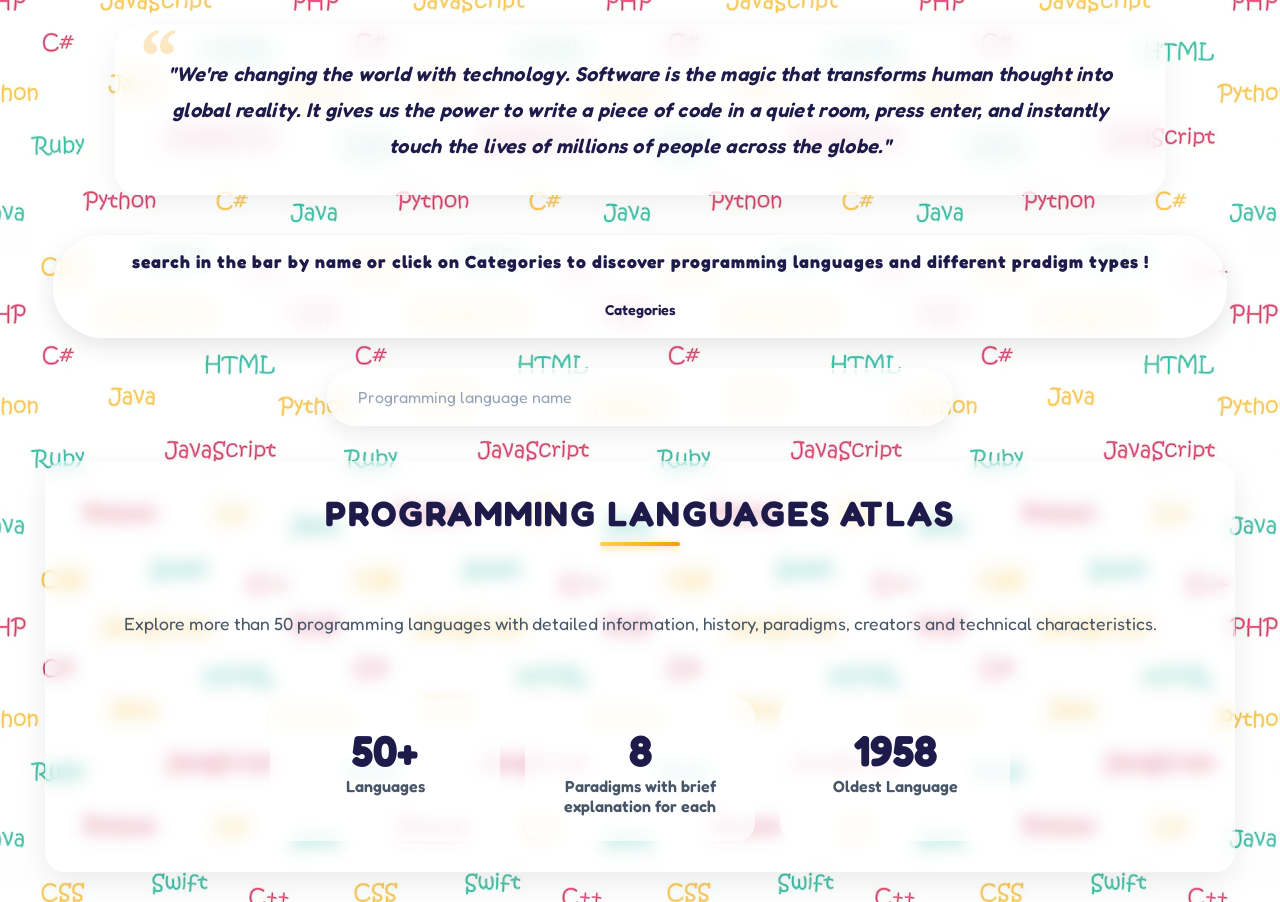
<file: index.html>
<!DOCTYPE html>
<html lang="en">
<head>
    <meta charset="UTF-8">
    <meta name="viewport" content="width=device-width, initial-scale=1.0">
    <title>Programming languages Atlas</title>
    <link rel="stylesheet" href="cat2.css">
        <link rel="preconnect" href="https://fonts.googleapis.com">
    <link rel="preconnect" href="https://fonts.gstatic.com" crossorigin>
    <link href="https://fonts.googleapis.com/css2?family=Fredoka:wght@400;600;700&display=swap" rel="stylesheet">
</head>
<body>
    <div class="container" id="container">
        <h1 class="quote">"We're changing the world with technology. Software is the magic that transforms human thought into global reality. It gives us the power to write a piece of code in a quiet room, press enter, and instantly touch the lives of millions of people across the globe."</h1>
    </div>
    <div class="navbar" id="navbar">
        <h3>search in the bar by name or click on Categories to discover programming languages and different pradigm types !</h3>
        <a href="categories.html" class="nav-btn">Categories</a>
    </div>
    <div class="search_div">
        <input id="search" type="text" placeholder="Programming language name">
    </div>
    <div id="search_result" class="cards_container">
        <h1>Programming Languages Atlas</h1>
        <p class="hero-text">
            Explore more than 50 programming languages with detailed information,
            history, paradigms, creators and technical characteristics.
        </p>
        <div class="stats">
            <div class="stat-card">
                <h2>50+</h2>
                <span>Languages</span>
            </div>

            <div class="stat-card">
                <h2>8</h2>
                <span>Paradigms with brief explanation for each</span>
            </div>
            <div class="stat-card">
                <h2>1958</h2>
                <span>Oldest Language</span>
            </div>
        </div>
    </div>
    <script src="index.js"></script>
</body>
</html>
</file>
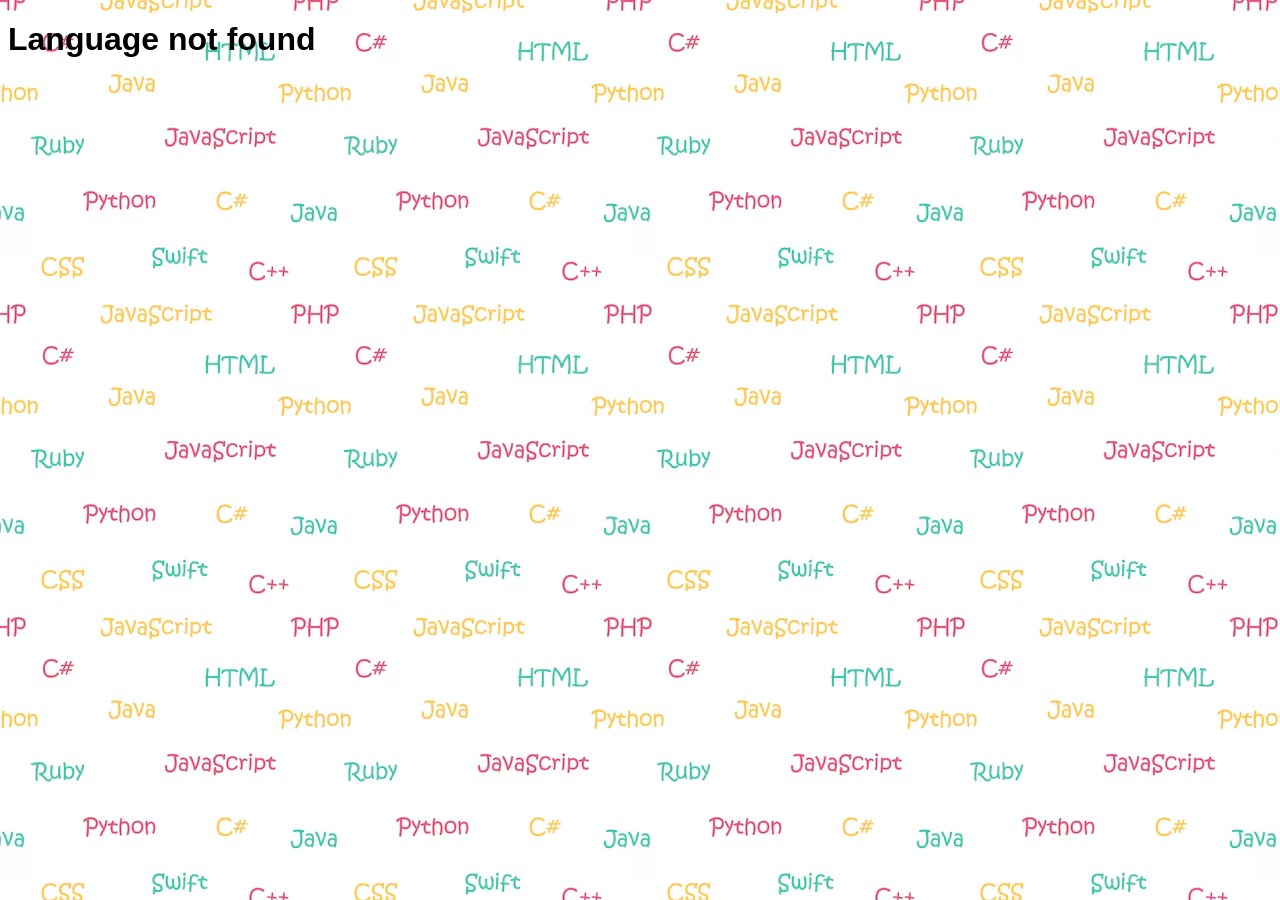
<file: language.html>
<!DOCTYPE html>
<html lang="en">
<head>
    <meta charset="UTF-8">
    <meta name="viewport" content="width=device-width, initial-scale=1.0">
    <title>Programming languages Atlas</title>
    <link rel="stylesheet" href="language.css">
</head>
<body>
    <div class="navbar">
        <a href="index.html" class="nav-btn">Home</a>
        <a href="categories.html" class="nav-btn">Categories</a>
    </div>
    <div class="hero-card">
        <img id="logo">
        <h1 id="name"></h1>
        <p id="creator"></p>
    </div>
    <div class="info-card">
        <h2>Quick Facts</h2>
        <div class="info-row">
            <span>Appeared</span>
            <span id="appeared_year"></span>
        </div>
        <div class="info-row">
            <span>Paradigm</span>
            <span id="primary_paradigm"></span>
        </div>
        <div class="info-row">
            <span>Typing</span>
            <span id="typing_style"></span>
        </div>
        <div class="info-row">
            <span>Execution</span>
            <span id="execution_type"></span>
        </div>
        <div class="info-row">
            <span>Primary Use</span>
            <span id="primary_use"></span>
        </div>
        <div class="info-row">
            <span>Extension</span>
            <span id="file_extension"></span>
        </div>
    </div>
    <div class="about-card">
        <h2>About</h2>
        <p id="about"></p>
    </div>
    <div class="reference-card">
        <h2>References</h2>
        <div id="references"></div>
    </div>
<script src="language.js"></script>
</body>
</html>
</file>
<file: cat2.css>
html {
    scroll-behavior: smooth;
    font-family: 'Fredoka', sans-serif;
}

body {
    background: url('background.avif') repeat;
}

.navbar {
    position: sticky;
    top: 15px;
    z-index: 1000;
    display: flex;
    justify-content: center;
    align-items: center;
    gap: 10px;
    flex-wrap: wrap;
    padding: 10px 20px;
    margin: 0 auto 30px auto;
    width: fit-content;
    max-width: 95%;
    
    background: rgba(255, 255, 255, 0.7);
    backdrop-filter: blur(12px);
    -webkit-backdrop-filter: blur(12px);
    border: 1px solid rgba(255, 255, 255, 0.4);
    border-radius: 50px;
    box-shadow: 0 8px 25px rgba(0, 0, 0, 0.1);
}

.nav-btn {
    text-decoration: none;
    color: #1e1b4b;
    font-weight: 600;
    font-size: 0.9rem;
    padding: 8px 16px;
    border-radius: 25px;
    border: 1px solid transparent;
    transition: all 0.3s ease;
    cursor: pointer;
}

.nav-btn:hover {
    background-color: rgba(251, 191, 36, 0.95);
    color: #1e1b4b;
    border-color: rgba(254, 243, 199, 0.9);
    transform: translateY(-2px);
    box-shadow: 0 6px 15px rgba(245, 158, 11, 0.35),
                0 0 10px rgba(252, 211, 77, 0.5);
}

.cards_container {
    background: rgba(255, 255, 255, 0.25);
    backdrop-filter: blur(8px);
    -webkit-backdrop-filter: blur(8px);
    border: 1px solid rgba(255, 255, 255, 0.35);
    border-radius: 20px;
    padding: 30px 25px;
    margin: 30px auto;
    width: 90%;
    max-width: 1250px;
    box-shadow: 0 10px 30px rgba(0, 0, 0, 0.08);

    display: flex;
    flex-wrap: wrap;
    justify-content: center;
    align-items: stretch;
    gap: 25px;

    scroll-margin-top: 100px;
}

.cards_container > h1 {
    width: 100%;
    text-align: center;
    font-size: 2.2rem;
    font-weight: 700;
    color: #1e1b4b;
    text-transform: uppercase;
    letter-spacing: 2px;
    margin: 0 0 20px 0;
    position: relative;
    padding-bottom: 12px;
}

.cards_container > h1::after {
    content: '';
    position: absolute;
    bottom: 0;
    left: 50%;
    transform: translateX(-50%);
    width: 80px;
    height: 4px;
    background: linear-gradient(90deg, #fcd34d, #f59e0b);
    border-radius: 10px;
    box-shadow: 0 2px 8px rgba(245, 158, 11, 0.4);
}

.card-paradigm {
    width: 100%;
    background: rgba(255, 255, 255, 0.65);
    backdrop-filter: blur(10px);
    -webkit-backdrop-filter: blur(10px);
    border: 1px solid rgba(255, 255, 255, 0.6);
    border-radius: 16px;
    padding: 22px 28px;
    margin-bottom: 15px;
    box-shadow: 0 6px 20px rgba(0, 0, 0, 0.05);
    transition: all 0.3s ease-in-out;
    box-sizing: border-box;
}

.card-paradigm:hover {
    background: rgba(255, 255, 255, 0.85);
    border-color: rgba(245, 158, 11, 0.4);
    transform: translateY(-3px);
    box-shadow: 0 10px 25px rgba(245, 158, 11, 0.15);
}

.card-tag {
    display: inline-block;
    background: linear-gradient(135deg, #fcd34d, #f59e0b);
    color: #1e1b4b;
    font-size: 0.75rem;
    font-weight: 700;
    text-transform: uppercase;
    letter-spacing: 1.2px;
    padding: 4px 12px;
    border-radius: 50px;
    margin-bottom: 10px;
    box-shadow: 0 2px 8px rgba(245, 158, 11, 0.3);
}

.card-body {
    font-size: 0.95rem;
    color: #334155;
    line-height: 1.65;
    margin: 0;
    text-align: center;
}

.card {
    display: flex;
    flex-direction: column;
    align-items: center;
    width: 210px;
    min-height: 320px;
    padding: 18px 15px;
    border-radius: 16px;
    box-sizing: border-box;
    background-color: rgba(255, 255, 255, 0.75);
    backdrop-filter: blur(8px);
    -webkit-backdrop-filter: blur(8px);
    border: 1px solid rgba(255, 255, 255, 0.5);
    box-shadow: 0 8px 20px rgba(0, 0, 0, 0.06);
    transition: all 0.3s ease-in-out;
    cursor: pointer;
}

.card:hover {
    background-color: rgba(251, 191, 36, 0.92);
    border-color: rgba(254, 243, 199, 0.9);
    transform: translateY(-8px);
    box-shadow: 0 12px 25px rgba(245, 158, 11, 0.4), 
                0 0 15px rgba(252, 211, 77, 0.6);
}

.card:hover h4 {
    color: #1e1b4b;
    font-weight: 700;
}

.card:hover p {
    color: #451a03;
}

.card:hover img {
    transform: scale(1.12) translateY(-4px);
    filter: drop-shadow(0 6px 12px rgba(0, 0, 0, 0.25));
}

.img_div {
    width: 100%;
    display: flex;
    justify-content: center;
    margin-bottom: 12px;
}

img {
    height: 75px;
    width: 75px;
    object-fit: contain;
    transition: transform 0.3s ease, filter 0.3s ease;
}

.card h4 {
    margin: 6px 0;
    color: #1e1b4b;
    font-size: 1.1rem;
    font-weight: 700;
    text-align: center;
}

.card p {
    margin: 3px 0;
    font-size: 0.82rem;
    color: #475569;
    text-align: center;
}
/*_____________NOW THE INDEX PAGE STYLING___________________*/


.navbar h3 {
    width: 100%;
    text-align: center;
    color: #1e1b4b;                
    font-size: 1.1rem;
    font-weight: 700;
    margin: 5px 0 10px 0;
    letter-spacing: 1px;
    text-transform: none;           
    transition: all 0.3s ease;
}

.navbar h3:hover {
    color: #f59e0b;                 
    text-shadow: 0 2px 10px rgba(245, 158, 11, 0.4); 
    transform: translateY(-1px);
}

#container .quote {
    width: 90%;
    max-width: 1050px;
    margin: 25px auto 40px auto;
    padding: 30px 40px;
    
    background: rgba(255, 255, 255, 0.6);
    backdrop-filter: blur(12px);
    -webkit-backdrop-filter: blur(12px);
    border: 1px solid rgba(255, 255, 255, 0.7);
    border-radius: 24px;
    box-shadow: 0 10px 30px rgba(0, 0, 0, 0.06);

    color: #1e1b4b;                  
    font-size: 1.25rem;
    font-weight: 600;
    line-height: 1.8;
    text-align: center;
    text-transform: none;            
    letter-spacing: 0.3px;
    font-style: italic;
    
    position: relative;
    box-sizing: border-box;
    transition: transform 0.3s ease, box-shadow 0.3s ease;
}

#container .quote:hover {
    transform: translateY(-3px);
    box-shadow: 0 15px 35px rgba(245, 158, 11, 0.15);
    border-color: rgba(252, 211, 77, 0.6);
}

#container .quote::before {
    content: "“";
    position: absolute;
    top: -10px;
    left: 20px;
    font-size: 5rem;
    color: rgba(245, 158, 11, 0.25); 
    font-family: Georgia, serif;
    line-height: 1;
    pointer-events: none;
}
.search_div {
    display: flex;
    align-items: center;
    justify-content: center;
    gap: 10px;
    width: 90%;
    max-width: 600px;
    margin: 20px auto 35px auto;
    padding: 8px 12px;
    
    background: rgba(255, 255, 255, 0.65);
    backdrop-filter: blur(12px);
    -webkit-backdrop-filter: blur(12px);
    border: 1px solid rgba(255, 255, 255, 0.6);
    border-radius: 50px;
    box-shadow: 0 8px 25px rgba(0, 0, 0, 0.08);
    transition: all 0.3s ease;
}

.search_div:focus-within,
.search_div:hover {
    background: rgba(255, 255, 255, 0.85);
    border-color: rgba(245, 158, 11, 0.5);
    box-shadow: 0 10px 30px rgba(245, 158, 11, 0.15),
                0 0 15px rgba(252, 211, 77, 0.2);
}

.search_div input {
    flex: 1;
    border: none;
    outline: none;
    background: transparent;
    padding: 10px 18px;
    font-size: 1rem;
    font-family: 'Fredoka', sans-serif;
    color: #1e1b4b;
}

.search_div input::placeholder {
    color: #94a3b8;
    font-weight: 400;
}

.hero-text{
    width:100%;
    text-align:center;
    font-size:1.1rem;
    color:#475569;
    margin-bottom:35px;
    line-height:1.7;
}

.stats{
    width:100%;
    display:flex;
    justify-content:center;
    gap:25px;
    flex-wrap:wrap;
}

.stat-card{
    width:180px;
    padding:25px;
    border-radius:18px;

    background:rgba(255,255,255,.65);
    backdrop-filter:blur(10px);

    text-align:center;

    transition:.3s;
}

.stat-card:hover{

    transform:translateY(-6px);

    background:#fbbf24;

}

.stat-card h2{

    font-size:2.7rem;

    color:#1e1b4b;

    margin:0;

}

.stat-card span{

    color:#475569;

    font-weight:600;

}

/* ========================= */
/*          TABLETS          */
/* ========================= */
@media (max-width: 992px) {

    .cards_container{
        width:95%;
        padding:25px 20px;
    }

    .card{
        width:240px;
    }

    .cards_container > h1{
        font-size:1.9rem;
    }

    .quote{
        font-size:1.1rem;
        padding:25px;
    }

    .hero-text{
        font-size:1rem;
    }

    .stat-card{
        width:200px;
    }

}


/* ========================= */
/*          PHONES           */
/* ========================= */
@media (max-width: 768px){
    .navbar{
        width:90%;
        padding:8px 12px;
        gap:6px;
        border-radius:16px;
    }
    .nav-btn{
        font-size:.8rem;
        padding:6px 10px;
    }
    .navbar h3{
        font-size:.9rem;
    }
    .cards_container{
        width:95%;
        padding:20px 15px;
        gap:18px;
    }
    .cards_container > h1{
        font-size:1.6rem;
    }
    .card{
        width:100%;
        max-width:320px;
        min-height:auto;
    }
    .card-paradigm{
        padding:18px;
    }
    .search_div{
        width:92%;
    }
    .search_div input{
        font-size:.95rem;
    }
    .quote{
        width:92%;
        padding:20px;
        font-size:1rem;
        line-height:1.6;
    }
    .quote::before{
        font-size:3.5rem;
    }
    .hero-text{
        font-size:.95rem;
        padding:0 15px;
    }
    .stats{
        gap:15px;
    }
    .stat-card{
        width:100%;
        max-width:280px;
    }
    .stat-card h2{
        font-size:2.2rem;
    }
}
/* ========================= */
/*      SMALL PHONES         */
/* ========================= */
@media (max-width:480px){
    body{
        font-size:15px;
    }
    .navbar{
        top:6px;
        padding:6px 10px;
    }
    .nav-btn{
        width:auto;
        text-align:center;
    }
    .cards_container{
        padding:18px 12px;
    }
    .cards_container > h1{
        font-size:1.4rem;
    }
    .card{
        padding:15px;
    }
    img{
        width:65px;
        height:65px;
    }
    .card h4{
        font-size:1rem;
    }
    .card p{
        font-size:.8rem;
    }
    .quote{
        font-size:.95rem;
    }
}
</file>
<file: language.css>
html {
    scroll-behavior: smooth;
    font-family: 'Fredoka', sans-serif;
}

body {
    background: url('background.avif') repeat;
}

.navbar {
    position: sticky;
    top: 15px;
    z-index: 1000;
    display: flex;
    justify-content: center;
    align-items: center;
    gap: 10px;
    flex-wrap: wrap;
    padding: 10px 20px;
    margin: 0 auto 30px auto;
    width: fit-content;
    max-width: 95%;
    
    background: rgba(255, 255, 255, 0.7);
    backdrop-filter: blur(12px);
    -webkit-backdrop-filter: blur(12px);
    border: 1px solid rgba(255, 255, 255, 0.4);
    border-radius: 50px;
    box-shadow: 0 8px 25px rgba(0, 0, 0, 0.1);
}

.nav-btn {
    text-decoration: none;
    color: #1e1b4b;
    font-weight: 600;
    font-size: 0.9rem;
    padding: 8px 16px;
    border-radius: 25px;
    border: 1px solid transparent;
    transition: all 0.3s ease;
    cursor: pointer;
}

.nav-btn:hover {
    background-color: rgba(251, 191, 36, 0.95);
    color: #1e1b4b;
    border-color: rgba(254, 243, 199, 0.9);
    transform: translateY(-2px);
    box-shadow: 0 6px 15px rgba(245, 158, 11, 0.35),
                0 0 10px rgba(252, 211, 77, 0.5);
}

.hero-card{

    width:90%;
    max-width:950px;

    margin:40px auto;

    padding:40px;

    display:flex;
    flex-direction:column;
    align-items:center;

    background:rgba(255,255,255,.65);
    backdrop-filter:blur(12px);

    border-radius:25px;

    box-shadow:0 10px 25px rgba(0,0,0,.08);

}

.hero-card img{

    width:130px;
    height:130px;
    object-fit:contain;

}

.hero-card h1{

    color:#1e1b4b;
    margin-top:20px;
    margin-bottom:10px;
    font-size:2.3rem;

}

.hero-card p{

    color:#475569;
    font-size:1.1rem;

}

.info-card{

    width:90%;
    max-width:950px;

    margin:auto;
    margin-top:30px;

    padding:35px;

    background:rgba(255,255,255,.6);

    backdrop-filter:blur(10px);

    border-radius:20px;

    box-shadow:0 10px 25px rgba(0,0,0,.05);

}

.info-card h2,
.about-card h2,
.reference-card h2{

    color:#1e1b4b;

    margin-bottom:25px;

    text-align:center;

}

.info-row{

    display:flex;

    justify-content:space-between;

    padding:15px;

    border-bottom:1px solid rgba(0,0,0,.08);

}

.info-row:last-child{

    border:none;

}

.info-row span:first-child{

    font-weight:bold;

    color:#1e1b4b;

}

.info-row span:last-child{

    color:#475569;

}

.about-card{

    width:90%;
    max-width:950px;

    margin:35px auto;

    padding:35px;

    background:rgba(255,255,255,.6);

    backdrop-filter:blur(10px);

    border-radius:20px;

    box-shadow:0 10px 25px rgba(0,0,0,.05);

}

.about-card p{

    line-height:1.9;

    color:#334155;

    text-align:justify;

}

.reference-card{

    width:90%;
    max-width:950px;

    margin:35px auto 60px;

    padding:35px;

    background:rgba(255,255,255,.6);

    backdrop-filter:blur(10px);

    border-radius:20px;

    box-shadow:0 10px 25px rgba(0,0,0,.05);

}

.reference-card a{

    display:block;

    margin:15px 0;

    text-decoration:none;

    color:#2563eb;

    font-weight:bold;

    transition:.3s;

}

.reference-card a:hover{

    color:#f59e0b;

    transform:translateX(8px);

}

.hero-card,
.info-card,
.about-card,
.reference-card{

    transition:.3s;

}

.hero-card:hover,
.info-card:hover,
.about-card:hover,
.reference-card:hover{

    transform:translateY(-4px);

    box-shadow:0 18px 35px rgba(245,158,11,.15);

}

/* ========================= */
/*          TABLETS          */
/* ========================= */

@media (max-width: 992px){

    .hero-card,
    .info-card,
    .about-card,
    .reference-card{

        width:95%;
        padding:30px;

    }

    .hero-card h1{

        font-size:2rem;

    }

    .hero-card img{

        width:110px;
        height:110px;

    }

    .about-card p{

        text-align:left;

    }

}


/* ========================= */
/*          PHONES           */
/* ========================= */

@media (max-width:768px){

    .navbar{

        width:90%;
        padding:15px;
        gap:8px;
        border-radius:20px;

    }

    .nav-btn{

        font-size:.85rem;
        padding:8px 12px;

    }

    .hero-card,
    .info-card,
    .about-card,
    .reference-card{

        width:95%;
        padding:22px;

    }

    .hero-card h1{

        font-size:1.7rem;
        text-align:center;

    }

    .hero-card p{

        font-size:1rem;
        text-align:center;

    }

    .hero-card img{

        width:90px;
        height:90px;

    }

    .info-row{

        flex-direction:column;
        gap:6px;

    }

    .about-card p{

        font-size:.95rem;
        line-height:1.8;
        text-align:left;

    }

    .reference-card a{

        word-break:break-word;

    }

}


/* ========================= */
/*      SMALL PHONES         */
/* ========================= */

@media (max-width:480px){

    body{

        font-size:15px;

    }

    .navbar{

        top:10px;
        padding:12px;

    }

    .nav-btn{

        width:100%;
        text-align:center;

    }

    .hero-card h1{

        font-size:1.45rem;

    }

    .hero-card p{

        font-size:.9rem;

    }

    .hero-card img{

        width:75px;
        height:75px;

    }

    .info-card h2,
    .about-card h2,
    .reference-card h2{

        font-size:1.3rem;

    }

    .info-row{

        padding:12px 0;

    }

    .about-card p{

        font-size:.9rem;

    }

}
</file>
